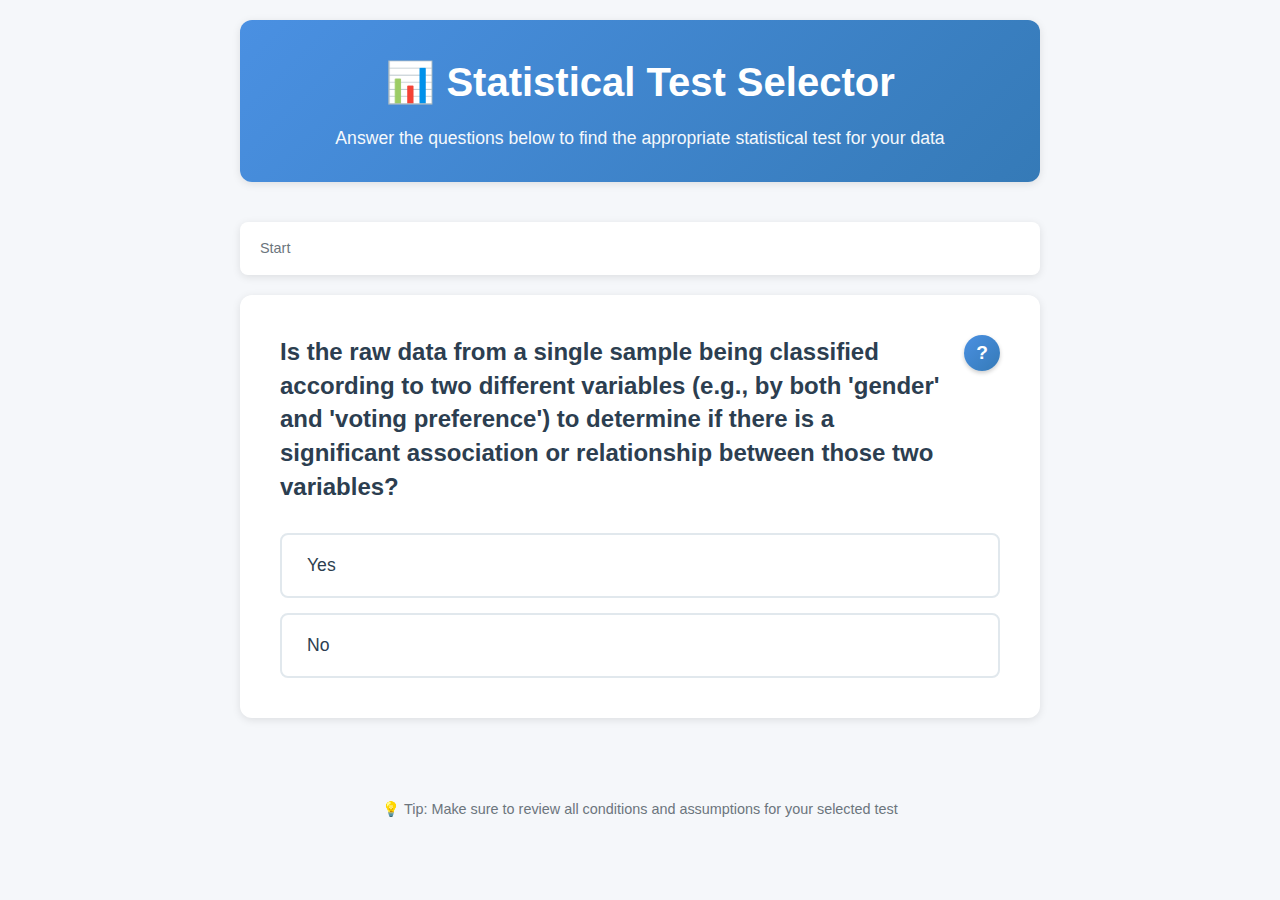
<file: index.html>
<!DOCTYPE html>
<html lang="en">
<head>
    <meta charset="UTF-8">
    <meta name="viewport" content="width=device-width, initial-scale=1.0">
    <title>Statistical Test Selector</title>
    <link rel="stylesheet" href="styles/main.css">
</head>
<body>
    <div class="container">
        <header>
            <h1>📊 Statistical Test Selector</h1>
            <p class="subtitle">Answer the questions below to find the appropriate statistical test for your data</p>
        </header>

        <main>
            <!-- Breadcrumb Trail -->
            <div id="breadcrumb" class="breadcrumb"></div>

            <!-- Question Card -->
            <div id="question-card" class="card">
                <div id="context" class="context"></div>
                <div class="question-header">
                    <h2 id="question-text" class="question-text"></h2>
                    <button id="help-btn" class="help-btn" style="display: none;" title="Click for explanation">
                        <span class="help-icon">?</span>
                    </button>
                </div>
                <div id="test-link" class="test-link"></div>
                <div id="answers" class="answers"></div>
            </div>

            <!-- Result Card -->
            <div id="result-card" class="card result-card" style="display: none;">
                <div class="result-icon">✓</div>
                <h2>Recommended Test</h2>
                <div id="test-name" class="test-name"></div>
                <div id="conditions" class="conditions"></div>
                <div id="calculator-link" class="calculator-link"></div>
                <button id="restart-btn" class="btn btn-primary">Start Over</button>
            </div>

            <!-- Navigation Buttons -->
            <div id="navigation" class="navigation">
                <button id="back-btn" class="btn btn-secondary" style="display: none;">
                    ← Back
                </button>
                <button id="start-over-btn" class="btn btn-tertiary" style="display: none;">
                    ↻ Start Over
                </button>
            </div>
        </main>

        <footer>
            <p>💡 Tip: Make sure to review all conditions and assumptions for your selected test</p>
        </footer>
    </div>

    <!-- Help Modal -->
    <div id="help-modal" class="modal" style="display: none;">
        <div class="modal-content">
            <div class="modal-header">
                <h3 id="modal-title"></h3>
                <button class="modal-close" id="modal-close-btn">&times;</button>
            </div>
            <div class="modal-body">
                <p id="modal-content"></p>
            </div>
            <div class="modal-footer">
                <button class="btn btn-primary" id="modal-ok-btn">Got it!</button>
            </div>
        </div>
    </div>

    <script src="js/app.js"></script>
</body>
</html>
</file>
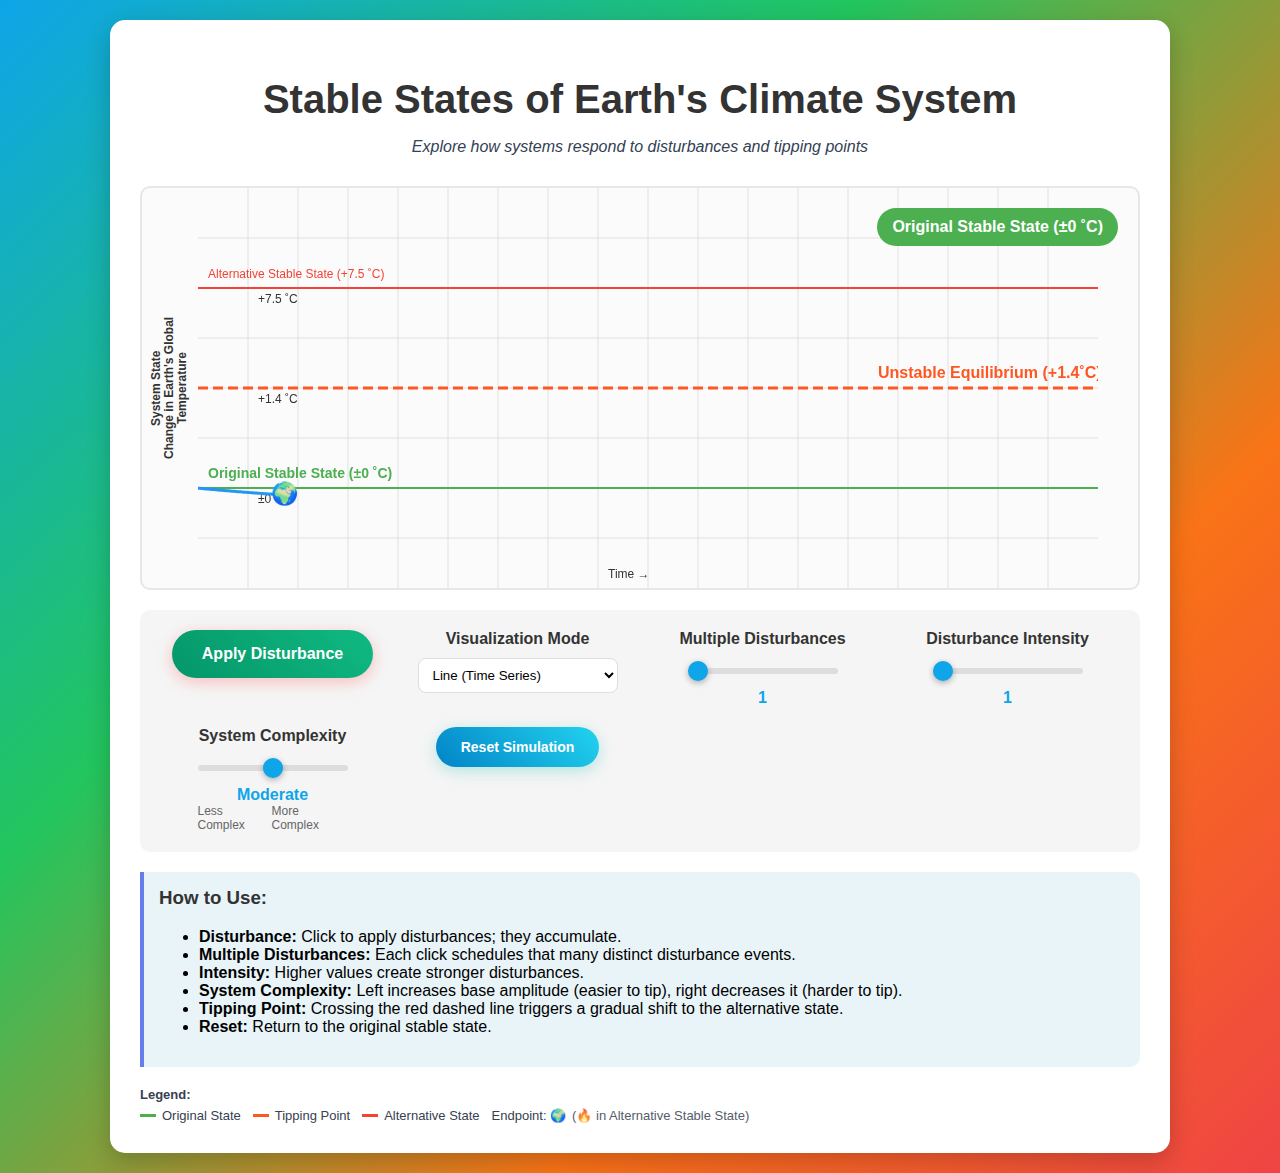
<file: stable-equilibrium-simulation.html>
<!DOCTYPE html>
<html lang="en">
<head>
    <meta charset="UTF-8" />
    <meta name="viewport" content="width=device-width, initial-scale=1.0" />
    <title>Stable States of Earth's Climate System</title>
    <style>
        body { font-family: 'Segoe UI', Tahoma, Geneva, Verdana, sans-serif; background: linear-gradient(135deg, #0ea5e9 0%, #22c55e 35%, #f97316 70%, #ef4444 100%); margin: 0; padding: 20px; min-height: 100vh; display: flex; flex-direction: column; align-items: center; }
        .container { background: white; border-radius: 15px; box-shadow: 0 8px 24px rgba(0,0,0,0.2); padding: 30px; max-width: 1000px; width: 100%; }
        h1 { text-align: center; color: #333; margin-bottom: 10px; font-size: 2.5em; }
        .subtitle { text-align: center; color: #334155; margin-bottom: 30px; font-style: italic; }
        .canvas-container { position: relative; margin: 20px 0; border: 2px solid #e5e7eb; border-radius: 10px; background: #fbfbfb;  padding-left: 56px; }
        canvas { display: block; border-radius: 8px; }
        .controls { display: grid; grid-template-columns: repeat(auto-fit, minmax(200px, 1fr)); gap: 20px; margin: 20px 0; padding: 20px; background: #f5f5f5; border-radius: 10px; }
        .control-group { display: flex; flex-direction: column; align-items: center; }
        .control-group label { font-weight: bold; margin-bottom: 10px; color: #333; }
        .disturbance-btn { background: linear-gradient(45deg, #059669, #10b981); color: white; border: none; padding: 15px 30px; border-radius: 25px; font-size: 16px; font-weight: bold; cursor: pointer; transition: all 0.3s ease; box-shadow: 0 4px 15px rgba(255, 107, 107, 0.4); }
        .disturbance-btn:hover { transform: translateY(-2px); box-shadow: 0 6px 20px rgba(255, 107, 107, 0.6); }
        .disturbance-btn:active { transform: translateY(0); }
        .slider { width: 150px; height: 6px; border-radius: 3px; background: #ddd; outline: none; -webkit-appearance: none; margin: 10px 0; }
        .slider::-webkit-slider-thumb { -webkit-appearance: none; appearance: none; width: 20px; height: 20px; border-radius: 50%; background: #0ea5e9; cursor: pointer; box-shadow: 0 2px 6px rgba(0,0,0,0.3); }
        .slider::-moz-range-thumb { width: 20px; height: 20px; border-radius: 50%; background: #0ea5e9; cursor: pointer; border: none; box-shadow: 0 2px 6px rgba(0,0,0,0.3); }
        .value-display { font-weight: bold; color: #0ea5e9; margin-top: 5px; }
        .reset-btn { background: linear-gradient(45deg, #0284c7, #22d3ee); color: white; border: none; padding: 12px 25px; border-radius: 20px; font-size: 14px; font-weight: bold; cursor: pointer; transition: all 0.3s ease; box-shadow: 0 4px 15px rgba(78, 205, 196, 0.4); }
        .reset-btn:hover { transform: translateY(-2px); box-shadow: 0 6px 20px rgba(78, 205, 196, 0.6); }
        .info-panel { background: #e8f4f8; border-left: 4px solid #667eea; padding: 15px; margin: 20px 0; border-radius: 0 10px 10px 0; }
        .info-panel h3 { margin-top: 0; color: #333; }
        .state-indicator { position: absolute; right: 20px; top: 20px; padding: 10px 15px; border-radius: 20px; font-weight: bold; color: white; transition: all 0.3s ease; }
        .state-original { background: #4CAF50; }
        .state-disturbed { background: #FF9800; }
        .state-alternative { background: #F44336; }

        .y-axis-label {
            position: absolute;
            left: 8px;
            top: 50%;
            transform: translateY(-50%) rotate(180deg);
            writing-mode: vertical-rl;
            transform-origin: center;
            text-orientation: mixed;
            color: #333;
            font-size: 12px;
            font-weight: 600;
            line-height: 1.1;
            pointer-events: none;
        
            text-align: center;
        }
    </style>
</head>
<body>
    <div class="container">
        <h1>Stable States of Earth's Climate System</h1>
        <p class="subtitle">Explore how systems respond to disturbances and tipping points</p>

        <div class="canvas-container">
            <div class="y-axis-label">System State<br>Change in Earth's Global Temperature</div>
            <canvas id="simulationCanvas" width="900" height="400"></canvas>
            <div id="stateIndicator" class="state-indicator state-original">Original Stable State</div>
        </div>

        <div class="controls">
            <div class="control-group">
                <button id="disturbanceBtn" class="disturbance-btn">Apply Disturbance</button>
            </div>
            <div class="control-group">
                <label for="modeSelect">Visualization Mode</label>
                <select id="modeSelect" style="padding:8px 10px; border-radius:8px; border:1px solid #ddd; background:#fff; min-width:200px;">
                    <option value="line" selected>Line (Time Series)</option>
                    <option value="hill">Ball &amp; Hill</option>
                </select>
            </div>
            <div class="control-group">
                <label for="multiSlider">Multiple Disturbances</label>
                <input type="range" id="multiSlider" class="slider" min="1" max="10" value="1" />
                <div class="value-display" id="multiValue">1</div>
            </div>
            <div class="control-group">
                <label for="intensitySlider">Disturbance Intensity</label>
                <input type="range" id="intensitySlider" class="slider" min="1" max="10" value="1" />
                <div class="value-display" id="intensityValue">1</div>
            </div>
            <div class="control-group">
                <label for="complexitySlider">System Complexity</label>
                <input type="range" id="complexitySlider" class="slider" min="0" max="100" value="50" />
                <div class="value-display" id="complexityValue">Moderate</div>
                <div style="display:flex; width:150px; justify-content:space-between; font-size:12px; color:#666;">
                    <span>Less Complex</span><span>More Complex</span>
                </div>
            </div>
            <div class="control-group">
                <button id="resetBtn" class="reset-btn">Reset Simulation</button>
            </div>
        </div>

        <div class="info-panel">
            <h3>How to Use:</h3>
            <ul>
                <li><strong>Disturbance:</strong> Click to apply disturbances; they accumulate.</li>
                <li><strong>Multiple Disturbances:</strong> Each click schedules that many distinct disturbance events.</li>
                <li><strong>Intensity:</strong> Higher values create stronger disturbances.</li>
                <li><strong>System Complexity:</strong> Left increases base amplitude (easier to tip), right decreases it (harder to tip).</li>
                <li><strong>Tipping Point:</strong> Crossing the red dashed line triggers a gradual shift to the alternative state.</li>
                <li><strong>Reset:</strong> Return to the original stable state.</li>
            </ul>
        </div>

        <div class="climate-legend" style="margin-top:12px; font-size:13px; color:#374151;">
            <strong>Legend:</strong>
            <div style="display:flex; flex-wrap:wrap; gap:12px; margin-top:6px; align-items:center;">
                <span style="display:inline-flex; align-items:center; gap:6px;"><span style="display:inline-block;width:16px;height:3px;background:#4CAF50;"></span>Original State</span>
                <span style="display:inline-flex; align-items:center; gap:6px;"><span style="display:inline-block;width:16px;height:3px;background:#FF5722;"></span>Tipping Point</span>
                <span style="display:inline-flex; align-items:center; gap:6px;"><span style="display:inline-block;width:16px;height:3px;background:#F44336;"></span>Alternative State</span>
                <span style="display:inline-flex; align-items:center; gap:6px;">Endpoint: 🌍 <span style="opacity:.85">(🔥 in Alternative Stable State)</span></span>
            </div>
        </div>
    </div>

    <script>
        class StableEquilibriumSimulation {
            constructor() {
                this.canvas = document.getElementById('simulationCanvas');
                this.ctx = this.canvas.getContext('2d');
                this.stateIndicator = document.getElementById('stateIndicator');

                // Simulation parameters (positions in canvas Y)
                this.time = 0;
                this.currentState = 'original'; // 'original' | 'disturbed' | 'alternative'
                this.originalEquilibrium = 300;     // bottom
                this.tippingPoint = 200;            // middle
                this.alternativeEquilibrium = 100;  // top
                this.currentEquilibrium = this.originalEquilibrium;

                // Transition
                this.isTransitioning = false;
                this.transitionRate = 0.5; // pixels per frame toward alternative

                // Wave parameters (slow + gentle)
                this.amplitude = 8;
                this.frequency = 0.020; // radians per frame
                this.phase = 0;

                // Disturbances (queue of distinct events)
                this.intensity = 1;            // slider 1..10
                this.numDisturbances = 1;      // slider 1..10
                this.disturbanceDecay = 0.98;  // multiplicative per frame
                this.eventExpDecay = 0.005;    // exponential decay factor
                this.eventFreqMultiplier = 3;  // each event oscillates faster
                this.disturbanceSpacing = 20;  // frames between events in a click
                this.disturbanceQueue = [];    // { amplitude, startTime, phase, active }

                // Mode + Ball & Hill parameters
                this.mode = 'line';
                this.ballX = -0.7;   // normalized [-1,1]
                this.ballV = 0;
                this.hillDamping = 0.94; // retain momentum a bit longer
                this.leftMinNorm = -0.7071;
                this.rightMinNorm = 0.7071;
                this.hillBarrier = 0.35; // updated by complexity
                  this.kickDuration = 12;   // frames per increment push
                  this.pauseFrames = 14;    // longer pause between increments for visibility
                  this.hillKickGain = 2.5; // velocity impulse gain per normalized dx increment
// how strongly bias influences velocity per frame

                this.baselineShift = 0;
                   // cumulative discrete steps toward tipping (negative Y)
                this.stepDecay = 0.995; // relaxation factor back to equilibrium per frame

                // Data buffer (left -> mid canvas)
                this.dataPoints = [];
                this.maxDataPoints = Math.floor((this.canvas.width / 2) / 2); // ~225 for 900px wide

                this.setupEventListeners();
                this.animate();
            }

            setupEventListeners() {
                document.getElementById('disturbanceBtn').addEventListener('click', () => this.applyDisturbance());

                const modeSelect = document.getElementById('modeSelect');
                  if (modeSelect) modeSelect.addEventListener('change', (e) => {
                    this.mode = e.target.value === 'hill' ? 'hill' : 'line';
                    if (this.mode === 'line') {
                        // clear line buffer to avoid stale points
                        this.dataPoints = [];
                    } else {
                        // initialize ball position based on current state
                        this.ballX = (this.currentState === 'alternative') ? this.rightMinNorm : this.leftMinNorm;
                        this.ballV = 0;
                    }
                });

                const multiSlider = document.getElementById('multiSlider');
                const multiValue = document.getElementById('multiValue');
                multiSlider.addEventListener('input', (e) => {
                    this.numDisturbances = parseInt(e.target.value, 10) || 1;
                    multiValue.textContent = String(this.numDisturbances);
                });

                const intensitySlider = document.getElementById('intensitySlider');
                const intensityValue = document.getElementById('intensityValue');
                intensitySlider.addEventListener('input', (e) => {
                    this.intensity = parseInt(e.target.value, 10) || 1;
                    intensityValue.textContent = String(this.intensity);
                });

                const complexitySlider = document.getElementById('complexitySlider');
                const complexityValue = document.getElementById('complexityValue');
                const updateComplexity = () => {
                    let v = parseInt(complexitySlider.value, 10);
                    if (Number.isNaN(v)) v = 50;
                    const minAmp = 2;
                    const maxAmp = 16;
                    this.amplitude = maxAmp - (v / 100) * (maxAmp - minAmp);
                    complexityValue.textContent = v <= 33 ? 'Less Complex' : (v >= 67 ? 'More Complex' : 'Moderate');
                    // Hill barrier increases with complexity (harder to tip)
                    const barrierMin = 0.20, barrierMax = 0.85;
                      const t = Math.max(0, Math.min(1, v / 100));
                      const expo = Math.pow(t, 1.6); // accelerate depth for 'More Complex'
                      this.hillBarrier = barrierMin + expo * (barrierMax - barrierMin);
                };
                complexitySlider.addEventListener('input', updateComplexity);
                updateComplexity();

                
                document.getElementById('resetBtn').addEventListener('click', () => this.reset());

            }

            applyDisturbance() {
                const now = this.time;
                if (this.mode === "hill") {
                    // Schedule sequential multi-frame velocity kicks (rolling), with short pauses
                    let lastEnd = now;
                    if (this.disturbanceQueue.length) {
                        lastEnd = Math.max(...this.disturbanceQueue.map(e => (e.startTime || 0) + (e.framesRemaining || 0)));
                    }
                    const eventSpacing = this.kickDuration + this.pauseFrames;
                    const stepPixels = Math.max(1, Math.round(this.intensity * 4));
                    const dx = stepPixels / (this.canvas.width / 2); // normalized
                    const dvTotal = dx * this.hillKickGain;
                    const dvPerFrame = dvTotal / this.kickDuration;
                    const baseStart = Math.max(now, lastEnd + this.pauseFrames);
                    for (let i = 0; i < this.numDisturbances; i++) {
                        const start = baseStart + i * eventSpacing;
                        this.disturbanceQueue.push({
                            type: 'kick',
                            startTime: start,
                            framesRemaining: this.kickDuration,
                            dvPerFrame: dvPerFrame,
                        });
                    }
                } else {
                    // Line mode: keep discrete step baseline shifts with spacing
                    for (let i = 0; i < this.numDisturbances; i++) {
                        const start = now + i * this.disturbanceSpacing;
                        this.disturbanceQueue.push({
                            type: 'step',
                            startTime: start,
                            applied: false,
                            step: Math.max(1, Math.round(this.intensity * 4)),
                        });
                    }
                }
                this.updateState('disturbed');
            }

            reset() {
                this.time = 0;
                this.currentState = 'original';
                this.currentEquilibrium = this.originalEquilibrium;
                this.isTransitioning = false;
                this.disturbanceQueue = [];
                this.dataPoints = [];
                this.baselineShift = 0;
                  this.ballX = this.leftMinNorm;
                  this.ballV = 0;
                  
                this.updateState('original');
            }

            updateState(newState) {
                this.currentState = newState;
                const indicator = this.stateIndicator;
                switch (newState) {
                    case 'original':
                        indicator.textContent = 'Original Stable State (±0 ˚C)';
                        indicator.className = 'state-indicator state-original';
                        break;
                    case 'disturbed':
                        indicator.textContent = 'System Disturbed';
                        indicator.className = 'state-indicator state-disturbed';
                        break;
                    case 'alternative':
                        indicator.textContent = this.isTransitioning ? 'Transitioning to Alternative State' : 'Alternative Stable State (+7.5 ˚C)';
                        indicator.className = 'state-indicator state-alternative';
                        break;
                }
            }

            calculateWaveValue() {
                // Base sinusoid around current equilibrium
                const baseWave = this.amplitude * Math.sin(this.frequency * this.time + this.phase);

                // Apply discrete step disturbances cumulatively at their start times (line mode only)
                if (this.mode === "line") {
                let disturbanceWave = 0; // deprecated (kept for clarity)
                if (this.disturbanceQueue.length) {
                    for (let i = this.disturbanceQueue.length - 1; i >= 0; i--) {
                        const evt = this.disturbanceQueue[i];
                        if (evt.type === 'step' && !evt.applied && this.time >= evt.startTime) {
                            // Upwards on canvas is decreasing Y
                            this.baselineShift -= evt.step;
                            evt.applied = true;
                        }
                        if (evt.type === 'step' && evt.applied) {
                            this.disturbanceQueue.splice(i, 1);
                        }
                    }
                }

                // Gentle relaxation back to current equilibrium when not transitioning
                if (!this.isTransitioning) {
                    this.baselineShift *= this.stepDecay;
                    if (Math.abs(this.baselineShift) < 0.05) this.baselineShift = 0;
                  
                }


                }

                // Update state label based on current conditions (not queue length)
                if (!this.isTransitioning) {
                    if (this.currentEquilibrium === this.alternativeEquilibrium) {
                        this.updateState('alternative');
                    } else if (this.baselineShift !== 0) {
                        this.updateState('disturbed');
                    } else {
                        this.updateState('original');
                    }
                }

                let totalValue = this.currentEquilibrium + (this.mode === "line" ? this.baselineShift : 0) + baseWave;

                // Start transition once we cross the tipping point while at original equilibrium
                if (totalValue <= this.tippingPoint && this.currentEquilibrium === this.originalEquilibrium && !this.isTransitioning) {
                    // Latch at the crossing moment: prevent a brief return to original baseline
                    // Clamp currentEquilibrium up to the tipping line so the rendered point doesn't dip back
                    this.currentEquilibrium = Math.min(this.currentEquilibrium, this.tippingPoint);
                    // Also clamp the instantaneous totalValue to not go below tipping line on the frame of crossing
                    totalValue = Math.min(totalValue, this.tippingPoint);

                    this.isTransitioning = true;
                    this.updateState('alternative');
                    this.disturbanceQueue = []; // clear remaining disturbances
                    this.baselineShift = 0;
                   // absorb steps into transition baseline
                }

                // Gradual transition toward the alternative state
                if (this.isTransitioning && this.currentEquilibrium > this.alternativeEquilibrium) {
                    this.currentEquilibrium -= this.transitionRate;
                    if (this.currentEquilibrium <= this.alternativeEquilibrium) {
                        this.currentEquilibrium = this.alternativeEquilibrium;
                        this.isTransitioning = false;
                        this.updateState('alternative');
                    }
                }

                return totalValue;
            }


            // --- Ball & Hill helpers ---
            potentialU(normX) {
                // Double-well: U = h*(x^4 - x^2); crest at 0 (U=0), wells negative
                return this.hillBarrier * (normX*normX*normX*normX - normX*normX);
            }
            dUdx(normX) {
                // dU/dx = h*(4x^3 - 2x)
                return this.hillBarrier * (4*normX*normX*normX - 2*normX);
            }
            normToCanvasX(nx) {
                return (nx + 1) * 0.5 * this.canvas.width;
            }
            canvasToNormX(px) {
                return (px / this.canvas.width) * 2 - 1;
            }

            calculateHill() {
                // Apply queued step events as rightward nudges in X
                  // Apply queued events: multi-frame velocity kicks (and legacy one-shot steps)
                  // Apply queued events: multi-frame velocity kicks (and legacy one-shot steps)
                  let appliedKickThisFrame = false;
                  let futureKickPending = false;
                  if (this.disturbanceQueue.length) {
                      for (let i = this.disturbanceQueue.length - 1; i >= 0; i--) {
                          const evt = this.disturbanceQueue[i];
                          if (evt.type === 'kick') {
                              if (this.time >= evt.startTime) {
                                  this.ballV += evt.dvPerFrame;
                                  evt.framesRemaining = (evt.framesRemaining || 0) - 1;
                                  appliedKickThisFrame = true;
                                  if (evt.framesRemaining <= 0) {
                                      this.disturbanceQueue.splice(i, 1);
                                  }
                              } else {
                                  futureKickPending = true;
                              }
                              continue;
                          }
                          if (evt.type === 'step' && !evt.applied && this.time >= evt.startTime) {
                              const dx = evt.step / (this.canvas.width / 2);
                              this.ballV += dx * this.hillKickGain; // one-shot impulse
                              evt.applied = true;
                              this.disturbanceQueue.splice(i, 1);
                          } else if (evt.type === "step" && this.time < evt.startTime) {
                              futureKickPending = true;
                          }
                      }
                  }
                  // During pauses (no active kick but more are scheduled), freeze motion
                  const inPause = (!appliedKickThisFrame && futureKickPending);
                // Gradient descent with damping toward nearest basin
                  if (!inPause) {
                      const force = -this.dUdx(this.ballX);
                      this.ballV += force * 0.05;
                      this.ballV *= this.hillDamping;
                      this.ballX += this.ballV;
                  } else { this.ballV = 0; }
                // Clamp within bounds
                if (this.ballX < -1.2) this.ballX = -1.2;
                if (this.ballX > 1.2) this.ballX = 1.2;

                // Irreversibility: once in alternative, don't allow crossing back left of crest
                if (this.currentState === 'alternative' && this.ballX < 0) this.ballX = Math.max(0, this.ballX);

                // Update states
                const near = (a,b)=>Math.abs(a-b) < 0.03;
                if (this.ballX > 0) {
                    // past crest → alternative
                    if (this.currentState !== 'alternative') { this.updateState('alternative'); }
                } else if (near(this.ballX, this.leftMinNorm)) {
                    if (this.currentState !== 'original') this.updateState('original');
                } else {
                    if (this.currentState !== 'alternative') this.updateState('disturbed');
                }
            }

            drawHillLandscape() {
                // draw potential curve
                const ctx = this.ctx;
                ctx.strokeStyle = '#374151';
                ctx.lineWidth = 2;
                ctx.beginPath();
                const crestYBase = this.tippingPoint; // align crest with tipping line height
                const scale = 400; // maps U to pixels (see potentialU comment)
                for (let px = 0; px <= this.canvas.width; px++) {
                    const nx = this.canvasToNormX(px);
                    const U = this.potentialU(nx);
                    const y = crestYBase - U * scale;
                    if (px === 0) ctx.moveTo(px, y); else ctx.lineTo(px, y);
                }
                ctx.stroke();

                // Draw crest/tipping as vertical dashed line at center
                ctx.save();
                ctx.setLineDash([10,5]);
                ctx.strokeStyle = '#FF5722';
                ctx.lineWidth = 3;
                ctx.beginPath();
                const midX = this.canvas.width / 2;
                ctx.moveTo(midX, 0); ctx.lineTo(midX, this.canvas.height); ctx.stroke();
                ctx.restore();
                  // Tipping point label at crest
                  ctx.save();
                  ctx.fillStyle = '#FF5722';
                  ctx.font = 'bold 16px Arial';
                  ctx.textAlign = 'center';
                  ctx.fillText('Unstable Equilibrium (+1.4˚C)', midX, 24);
                  ctx.restore();

                // Labels for basins
                ctx.fillStyle = '#4CAF50'; ctx.font = 'bold 14px Arial';
                ctx.fillText('Original Stable State', 10, this.canvas.height - 20);
                ctx.fillStyle = '#F44336';
                ctx.fillText('Alternative Stable State', this.canvas.width - 260, this.canvas.height - 20);
            }

            drawBall() {
                const ctx = this.ctx;
                const crestYBase = this.tippingPoint;
                const scale = 400;
                const U = this.potentialU(this.ballX);
                const y = crestYBase - U * scale;
                const x = this.normToCanvasX(this.ballX);
                ctx.save();
                ctx.textAlign = 'center'; ctx.textBaseline = 'middle';
                ctx.font = '22px system-ui, -apple-system, Segoe UI Emoji, Apple Color Emoji, Noto Color Emoji, sans-serif';
                ctx.fillText('🌍', x, y);
                if (this.currentState === 'alternative' && !this.isTransitioning) {
                    ctx.font = '18px system-ui, -apple-system, Segoe UI Emoji, Apple Color Emoji, Noto Color Emoji, sans-serif';
                    ctx.fillText('🔥', x + 12, y - 12);
                }
                ctx.restore();
            }

            drawGrid() {
                this.ctx.strokeStyle = '#e0e0e0';
                this.ctx.lineWidth = 1;
                // Vertical lines every 50px
                for (let x = 50; x < this.canvas.width; x += 50) {
                    this.ctx.beginPath();
                    this.ctx.moveTo(x, 0);
                    this.ctx.lineTo(x, this.canvas.height);
                    this.ctx.stroke();
                }
                // Horizontal lines every 50px
                for (let y = 50; y < this.canvas.height; y += 50) {
                    this.ctx.beginPath();
                    this.ctx.moveTo(0, y);
                    this.ctx.lineTo(this.canvas.width, y);
                    this.ctx.stroke();
                }
            }

            drawEquilibriumLines() {
                // Original (bottom)
                this.ctx.strokeStyle = '#4CAF50';
                this.ctx.lineWidth = 2; this.ctx.setLineDash([]);
                this.ctx.beginPath(); this.ctx.moveTo(0, this.originalEquilibrium); this.ctx.lineTo(this.canvas.width, this.originalEquilibrium); this.ctx.stroke();
                this.ctx.fillStyle = '#4CAF50'; this.ctx.font = 'bold 14px Arial'; this.ctx.fillText('Original Stable State (±0 ˚C)', 10, this.originalEquilibrium - 10);
                  this.ctx.fillStyle = '#333'; this.ctx.font = '12px Arial';
                  this.ctx.fillText('±0 ˚C', 60, this.originalEquilibrium + 15);
                // Alternative (top)
                this.ctx.strokeStyle = '#F44336';
                this.ctx.beginPath(); this.ctx.moveTo(0, this.alternativeEquilibrium); this.ctx.lineTo(this.canvas.width, this.alternativeEquilibrium); this.ctx.stroke();
                this.ctx.fillStyle = '#F44336'; this.ctx.fillText('Alternative Stable State (+7.5 ˚C)', 10, this.alternativeEquilibrium - 10);
                  this.ctx.fillStyle = '#333'; this.ctx.font = '12px Arial';
                  this.ctx.fillText('+7.5 ˚C', 60, this.alternativeEquilibrium + 15);
            }

            drawTippingPoint() {
                this.ctx.strokeStyle = '#FF5722'; this.ctx.lineWidth = 3; this.ctx.setLineDash([10,5]);
                this.ctx.beginPath(); this.ctx.moveTo(0, this.tippingPoint); this.ctx.lineTo(this.canvas.width, this.tippingPoint); this.ctx.stroke();
                this.ctx.setLineDash([]);
                this.ctx.fillStyle = '#FF5722'; this.ctx.font = 'bold 16px Arial';
                this.ctx.fillText('Unstable Equilibrium (+1.4˚C)', this.canvas.width - 220, this.tippingPoint - 10);
                  this.ctx.fillStyle = '#333'; this.ctx.font = '12px Arial';
                  this.ctx.fillText('+1.4 ˚C', 60, this.tippingPoint + 15);
            }

            drawWave() {
                if (this.dataPoints.length < 2) return;
                const halfW = this.canvas.width / 2;
                this.ctx.strokeStyle = '#2196F3'; this.ctx.lineWidth = 3; this.ctx.beginPath();
                for (let i = 0; i < this.dataPoints.length; i++) {
                    const x = (i / (this.maxDataPoints - 1)) * halfW;
                    const y = this.dataPoints[i];
                    if (i === 0) this.ctx.moveTo(x, y); else this.ctx.lineTo(x, y);
                }
                this.ctx.stroke();
            }

            drawCurrentPoint() {
                if (this.dataPoints.length === 0) return;
                const currentY = this.dataPoints[this.dataPoints.length - 1];
                const halfW = this.canvas.width / 2;
                const currentX = ((this.dataPoints.length - 1) / (this.maxDataPoints - 1)) * halfW;
                this.ctx.save();
                this.ctx.textAlign = 'center';
                this.ctx.textBaseline = 'middle';
                // Base Earth icon
                this.ctx.font = '22px system-ui, -apple-system, Segoe UI Emoji, Apple Color Emoji, Noto Color Emoji, sans-serif';
                this.ctx.fillText('🌍', currentX, currentY);
                // If in Alternative Stable State (not transitioning), overlay fire
                if (this.currentState === 'alternative' && !this.isTransitioning) {
                    this.ctx.font = '18px system-ui, -apple-system, Segoe UI Emoji, Apple Color Emoji, Noto Color Emoji, sans-serif';
                    this.ctx.fillText('🔥', currentX + 12, currentY - 12);
                }
                this.ctx.restore();
            }

            drawLabels() {
                this.ctx.fillStyle = '#333'; this.ctx.font = '12px Arial';
                this.ctx.fillText('Time →', this.canvas.width/2 - 40, this.canvas.height - 10);
                }

            draw() {
                this.ctx.clearRect(0, 0, this.canvas.width, this.canvas.height);
                if (this.mode === "line") {
                this.drawGrid();
                this.drawEquilibriumLines();
                this.drawTippingPoint();
                this.drawWave();
                this.drawCurrentPoint();
                this.drawLabels();
                } else {
                this.ctx.clearRect(0, 0, this.canvas.width, this.canvas.height);
                this.drawGrid();
                this.drawHillLandscape();
                this.drawBall();
                }
            }

            animate() {
                this.time += 1;
                if (this.mode === "line") {
                    const value = this.calculateWaveValue();
                    this.dataPoints.push(value);
                    if (this.dataPoints.length > this.maxDataPoints) this.dataPoints.shift();
                } else {
                    this.calculateHill();
                }
                this.draw();
                requestAnimationFrame(() => this.animate());
            }
        }

        window.addEventListener('load', () => new StableEquilibriumSimulation());
    </script>
</body>
</html>
</file>
<file: styles/main.css>
/* Reset and Base Styles */
* {
    margin: 0;
    padding: 0;
    box-sizing: border-box;
}

:root {
    --primary-color: #4a90e2;
    --primary-dark: #357ab7;
    --secondary-color: #6c757d;
    --success-color: #28a745;
    --background: #f5f7fa;
    --card-background: #ffffff;
    --text-primary: #2c3e50;
    --text-secondary: #6c757d;
    --border-color: #e1e8ed;
    --shadow: 0 2px 8px rgba(0, 0, 0, 0.1);
    --shadow-hover: 0 4px 16px rgba(0, 0, 0, 0.15);
}

body {
    font-family: -apple-system, BlinkMacSystemFont, 'Segoe UI', Roboto, 'Helvetica Neue', Arial, sans-serif;
    background: var(--background);
    color: var(--text-primary);
    line-height: 1.6;
    min-height: 100vh;
    padding: 20px;
}

.container {
    max-width: 800px;
    margin: 0 auto;
}

/* Header */
header {
    text-align: center;
    margin-bottom: 40px;
    padding: 30px 20px;
    background: linear-gradient(135deg, var(--primary-color), var(--primary-dark));
    border-radius: 12px;
    color: white;
    box-shadow: var(--shadow);
}

header h1 {
    font-size: 2.5rem;
    margin-bottom: 10px;
    font-weight: 700;
}

.subtitle {
    font-size: 1.1rem;
    opacity: 0.95;
}

/* Breadcrumb */
.breadcrumb {
    background: var(--card-background);
    padding: 15px 20px;
    border-radius: 8px;
    margin-bottom: 20px;
    box-shadow: var(--shadow);
    font-size: 0.9rem;
    color: var(--text-secondary);
    min-height: 50px;
}

.breadcrumb-item {
    display: inline;
}

.breadcrumb-item:not(:last-child)::after {
    content: " → ";
    margin: 0 8px;
    color: var(--primary-color);
}

/* Cards */
.card {
    background: var(--card-background);
    border-radius: 12px;
    padding: 40px;
    box-shadow: var(--shadow);
    margin-bottom: 20px;
    transition: all 0.3s ease;
}

.context {
    background: #e8f4f8;
    border-left: 4px solid var(--primary-color);
    padding: 15px;
    margin-bottom: 25px;
    border-radius: 4px;
    font-size: 0.95rem;
    color: var(--text-secondary);
    font-style: italic;
}

.question-text {
    font-size: 1.5rem;
    margin-bottom: 30px;
    color: var(--text-primary);
    font-weight: 600;
    line-height: 1.4;
}

/* Test Link Section (for normality test links) */
.test-link {
    margin: 20px 0;
}

.test-link-section {
    background: #f0f8ff;
    border: 2px solid var(--primary-color);
    border-radius: 8px;
    padding: 20px;
    text-align: center;
}

.test-link-section.shapiro-wilk {
    background: #fff8e1;
    border-color: #ffc107;
}

.test-link-section p {
    margin-bottom: 15px;
    font-weight: 600;
    color: var(--text-primary);
}

.test-link-btn {
    display: inline-flex;
    align-items: center;
    gap: 10px;
    background: linear-gradient(135deg, #4a90e2, #357ab7);
    color: white;
    padding: 12px 24px;
    font-size: 1rem;
    font-weight: 600;
    border-radius: 8px;
    text-decoration: none;
    transition: all 0.3s ease;
    box-shadow: 0 3px 8px rgba(74, 144, 226, 0.3);
}

.test-link-section.shapiro-wilk .test-link-btn {
    background: linear-gradient(135deg, #ffc107, #f57c00);
}

.test-link-btn:hover {
    transform: translateY(-2px);
    box-shadow: 0 5px 15px rgba(74, 144, 226, 0.4);
}

.test-link-btn:active {
    transform: translateY(0);
}

.test-icon {
    font-size: 1.2rem;
}

/* Answers */
.answers {
    display: flex;
    flex-direction: column;
    gap: 15px;
}

.answer-btn {
    background: var(--card-background);
    border: 2px solid var(--border-color);
    border-radius: 8px;
    padding: 20px 25px;
    font-size: 1.1rem;
    text-align: left;
    cursor: pointer;
    transition: all 0.3s ease;
    color: var(--text-primary);
    font-weight: 500;
}

.answer-btn:hover {
    border-color: var(--primary-color);
    background: #f0f8ff;
    transform: translateX(5px);
    box-shadow: var(--shadow-hover);
}

.answer-btn:active {
    transform: translateX(5px) scale(0.98);
}

/* Result Card */
.result-card {
    text-align: center;
    animation: fadeIn 0.5s ease;
}

.result-icon {
    width: 80px;
    height: 80px;
    margin: 0 auto 20px;
    background: var(--success-color);
    border-radius: 50%;
    display: flex;
    align-items: center;
    justify-content: center;
    font-size: 3rem;
    color: white;
    animation: scaleIn 0.5s ease;
}

.test-name {
    font-size: 2rem;
    font-weight: 700;
    color: var(--primary-color);
    margin: 20px 0;
    padding: 20px;
    background: #f0f8ff;
    border-radius: 8px;
}

.conditions {
    background: #fff8e1;
    border-left: 4px solid #ffc107;
    padding: 20px;
    margin: 25px 0;
    border-radius: 4px;
    text-align: left;
}

.conditions::before {
    content: "⚠️ Important Conditions:";
    display: block;
    font-weight: 700;
    margin-bottom: 10px;
    color: #f57c00;
}

.condition-line {
    margin: 10px 0;
    display: block;
    line-height: 1.6;
}

.condition-line .help-btn-inline {
    margin-left: 8px;
    vertical-align: middle;
}

/* Buttons */
.btn {
    padding: 12px 30px;
    font-size: 1rem;
    font-weight: 600;
    border: none;
    border-radius: 8px;
    cursor: pointer;
    transition: all 0.3s ease;
    font-family: inherit;
}

.btn-primary {
    background: var(--primary-color);
    color: white;
    margin-top: 20px;
}

.btn-primary:hover {
    background: var(--primary-dark);
    transform: translateY(-2px);
    box-shadow: var(--shadow-hover);
}

.btn-secondary {
    background: var(--secondary-color);
    color: white;
}

.btn-secondary:hover {
    background: #5a6268;
    transform: translateY(-2px);
    box-shadow: var(--shadow-hover);
}

.btn-tertiary {
    background: transparent;
    color: var(--secondary-color);
    border: 2px solid var(--secondary-color);
}

.btn-tertiary:hover {
    background: var(--secondary-color);
    color: white;
    transform: translateY(-2px);
    box-shadow: var(--shadow-hover);
}

.btn:active {
    transform: translateY(0);
}

/* Navigation */
.navigation {
    display: flex;
    justify-content: space-between;
    gap: 15px;
    margin-top: 20px;
}

/* Footer */
footer {
    text-align: center;
    margin-top: 40px;
    padding: 20px;
    color: var(--text-secondary);
    font-size: 0.9rem;
}

/* Animations */
@keyframes fadeIn {
    from {
        opacity: 0;
        transform: translateY(20px);
    }
    to {
        opacity: 1;
        transform: translateY(0);
    }
}

@keyframes scaleIn {
    from {
        transform: scale(0);
    }
    to {
        transform: scale(1);
    }
}

/* Responsive Design */
@media (max-width: 768px) {
    body {
        padding: 10px;
    }

    header h1 {
        font-size: 2rem;
    }

    .subtitle {
        font-size: 1rem;
    }

    .card {
        padding: 25px;
    }

    .question-text {
        font-size: 1.25rem;
    }

    .answer-btn {
        padding: 15px 20px;
        font-size: 1rem;
    }

    .test-name {
        font-size: 1.5rem;
    }
}

@media (max-width: 480px) {
    header h1 {
        font-size: 1.5rem;
    }

    .card {
        padding: 20px;
    }

    .question-text {
        font-size: 1.1rem;
    }
}

/* Help Button */
.question-header {
    display: flex;
    align-items: flex-start;
    gap: 15px;
    margin-bottom: 30px;
}

.question-header .question-text {
    margin-bottom: 0;
    flex: 1;
}

.help-btn {
    background: linear-gradient(135deg, #4a90e2, #357ab7);
    border: none;
    border-radius: 50%;
    width: 36px;
    height: 36px;
    min-width: 36px;
    cursor: pointer;
    display: flex;
    align-items: center;
    justify-content: center;
    transition: all 0.3s ease;
    box-shadow: 0 2px 4px rgba(0, 0, 0, 0.2);
    flex-shrink: 0;
}

.help-icon {
    color: white;
    font-size: 1.2rem;
    font-weight: bold;
}

.help-btn:hover {
    transform: scale(1.1);
    box-shadow: 0 4px 8px rgba(0, 0, 0, 0.3);
}

.help-btn:active {
    transform: scale(1.05);
}

/* Modal */
.modal {
    position: fixed;
    top: 0;
    left: 0;
    width: 100%;
    height: 100%;
    background: rgba(0, 0, 0, 0.6);
    display: flex;
    align-items: center;
    justify-content: center;
    z-index: 1000;
    padding: 20px;
    animation: fadeIn 0.3s ease;
}

.modal-content {
    background: var(--card-background);
    border-radius: 12px;
    max-width: 600px;
    width: 100%;
    max-height: 80vh;
    overflow-y: auto;
    box-shadow: 0 8px 32px rgba(0, 0, 0, 0.3);
    animation: slideIn 0.3s ease;
}

.modal-header {
    padding: 25px 30px 20px;
    border-bottom: 2px solid var(--border-color);
    display: flex;
    justify-content: space-between;
    align-items: center;
}

.modal-header h3 {
    margin: 0;
    color: var(--primary-color);
    font-size: 1.5rem;
}

.modal-close {
    background: none;
    border: none;
    font-size: 2rem;
    color: var(--text-secondary);
    cursor: pointer;
    line-height: 1;
    padding: 0;
    width: 30px;
    height: 30px;
    display: flex;
    align-items: center;
    justify-content: center;
    transition: color 0.3s ease;
}

.modal-close:hover {
    color: var(--text-primary);
}

.modal-body {
    padding: 25px 30px;
}

.modal-body p,
.modal-body #modal-content {
    margin: 0;
    line-height: 1.8;
    color: var(--text-primary);
    white-space: pre-line;
    font-family: -apple-system, BlinkMacSystemFont, 'Segoe UI', Roboto, 'Helvetica Neue', Arial, sans-serif !important;
    font-size: 1rem !important;
}

.modal-footer {
    padding: 20px 30px 25px;
    display: flex;
    justify-content: flex-end;
}

@keyframes slideIn {
    from {
        transform: translateY(-50px);
        opacity: 0;
    }
    to {
        transform: translateY(0);
        opacity: 1;
    }
}

/* Mobile adjustments for modal */
@media (max-width: 768px) {
    .modal-content {
        max-width: 95%;
    }

    .modal-header,
    .modal-body,
    .modal-footer {
        padding-left: 20px;
        padding-right: 20px;
    }

    .question-header {
        gap: 10px;
    }

    .help-btn {
        width: 32px;
        height: 32px;
        min-width: 32px;
    }

    .help-icon {
        font-size: 1rem;
    }
}

/* Preserve whitespace for ASCII diagrams and tables */
#modal-content {
    white-space: pre-wrap;
    word-wrap: break-word;
    overflow-x: auto;
    font-family: -apple-system, BlinkMacSystemFont, 'Segoe UI', Roboto, 'Helvetica Neue', Arial, sans-serif !important;
    font-size: 1rem !important;
    line-height: 1.8 !important;
}

/* Inline Help Button in Conditions */
.help-btn-inline {
    background: linear-gradient(135deg, #4a90e2, #357ab7);
    border: none;
    border-radius: 50%;
    width: 24px;
    height: 24px;
    min-width: 24px;
    cursor: pointer;
    display: inline-flex;
    align-items: center;
    justify-content: center;
    transition: all 0.3s ease;
    box-shadow: 0 2px 4px rgba(0, 0, 0, 0.2);
    margin-left: 10px;
    vertical-align: middle;
}

.help-btn-inline .help-icon {
    font-size: 0.9rem;
}

.help-btn-inline:hover {
    transform: scale(1.15);
    box-shadow: 0 3px 6px rgba(0, 0, 0, 0.3);
}

.help-btn-inline:active {
    transform: scale(1.05);
}

.conditions {
    display: flex;
    align-items: center;
    flex-wrap: wrap;
}

.conditions span {
    flex: 1;
    min-width: 200px;
}

/* Calculator Link Section */
.calculator-link {
    margin: 30px 0;
}

.calculator-section {
    background: linear-gradient(135deg, #f0f8ff, #e6f3ff);
    border: 2px solid var(--primary-color);
    border-radius: 12px;
    padding: 25px;
    text-align: center;
}

.calculator-section h3 {
    color: var(--text-primary);
    font-size: 1.2rem;
    margin-bottom: 15px;
    font-weight: 600;
}

.calculator-btn {
    display: inline-flex;
    align-items: center;
    gap: 10px;
    background: linear-gradient(135deg, #4a90e2, #357ab7);
    color: white;
    padding: 15px 30px;
    font-size: 1.1rem;
    font-weight: 600;
    border-radius: 8px;
    text-decoration: none;
    transition: all 0.3s ease;
    box-shadow: 0 4px 12px rgba(74, 144, 226, 0.3);
}

.calculator-btn:hover {
    transform: translateY(-3px);
    box-shadow: 0 6px 20px rgba(74, 144, 226, 0.4);
    background: linear-gradient(135deg, #357ab7, #2868a0);
}

.calculator-btn:active {
    transform: translateY(-1px);
}

.calculator-icon {
    font-size: 1.3rem;
}

.external-icon {
    font-size: 1rem;
    opacity: 0.8;
}

/* Mobile adjustments for calculator button */
@media (max-width: 768px) {
    .calculator-btn {
        font-size: 1rem;
        padding: 12px 24px;
    }
    
    .calculator-section {
        padding: 20px;
    }
    
    .calculator-section h3 {
        font-size: 1.1rem;
    }
}
</file>
